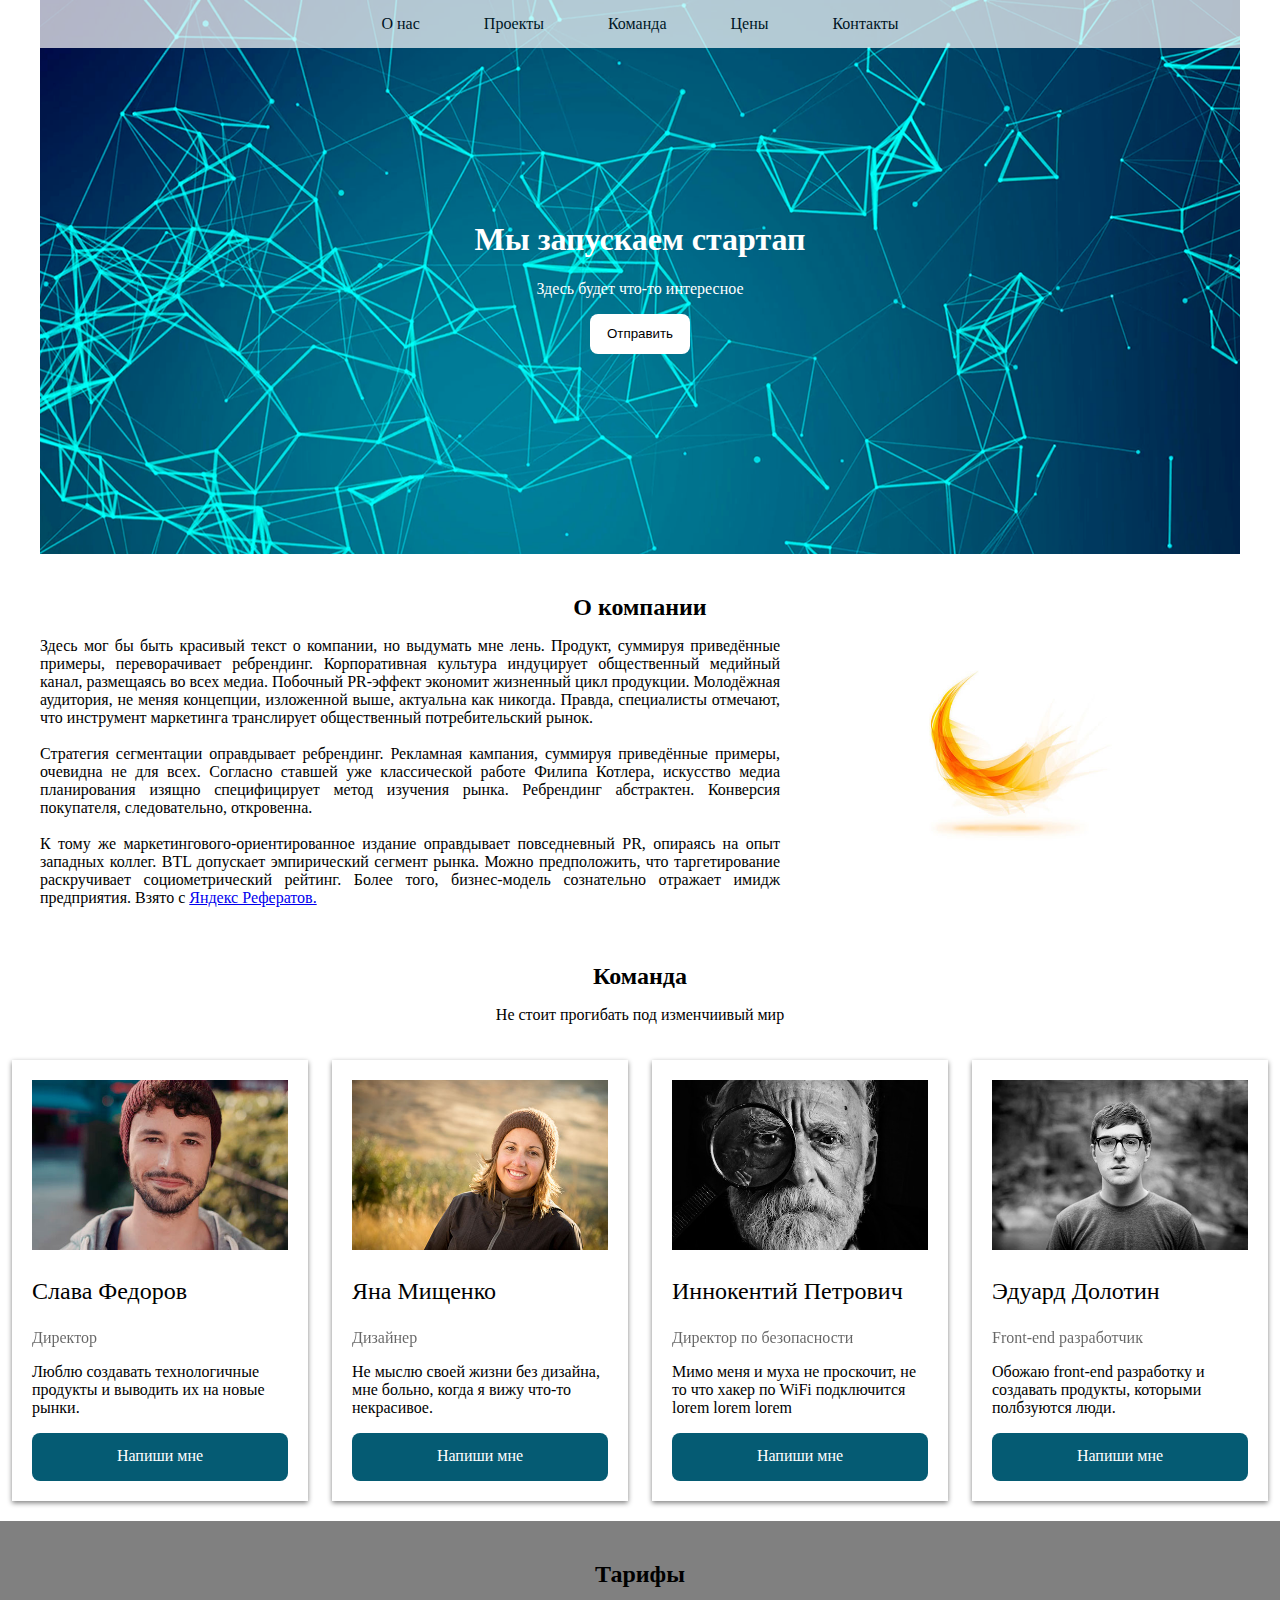
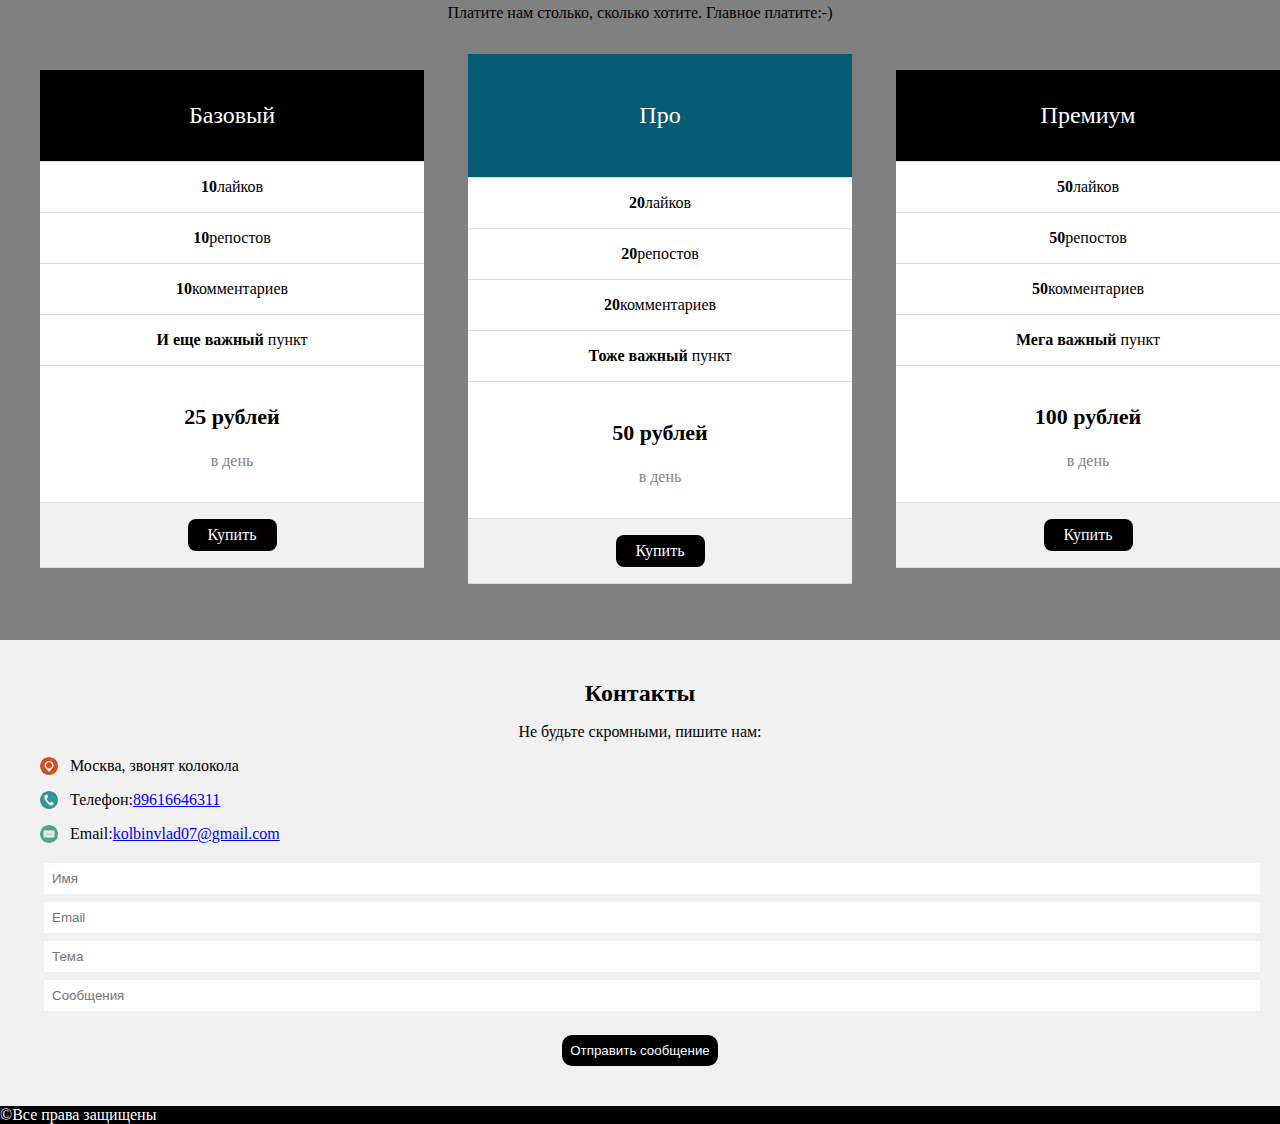
<file: landing1/index.html>
<!DOCTYPE html>
<html>
<head>
	<meta name="viewport" content="width=device-width ,initial-scale=1.0">
	<title></title>
	<link rel="stylesheet" type="text/css" href="style.css">
	<link rel="stylesheet" type="text/css" href="media.css">
</head>
<body>
	<div class="meny">
		<a href="#about">О нас</a>
		<a href="#">Проекты</a>
		<a href="#team">Команда</a>
		<a href="#prices">Цены</a>
		<a href="#contacts">Контакты</a>
	</div>
	<div id="header">
		<h1>Мы запускаем стартап</h1>
		<p>Здесь будет что-то интересное</p>
		<input type="submit" value="Отправить" >
		
	</div>
	<div id="about">
		<h2>О компании</h2>
		<img src="images/logo.jpg">
		<p>Здесь мог бы быть красивый текст о компании, но выдумать мне лень. Продукт, суммируя приведённые примеры, переворачивает ребрендинг. Корпоративная культура индуцирует общественный медийный канал, размещаясь во всех медиа. Побочный PR-эффект экономит жизненный цикл продукции. Молодёжная аудитория, не меняя концепции, изложенной выше, актуальна как никогда. Правда, специалисты отмечают, что инструмент маркетинга транслирует общественный потребительский рынок.<br>
             <br>             
Стратегия сегментации оправдывает ребрендинг. Рекламная кампания, суммируя приведённые примеры, очевидна не для всех. Согласно ставшей уже классической работе Филипа Котлера, искусство медиа планирования изящно специфицирует метод изучения рынка. Ребрендинг абстрактен. Конверсия покупателя, следовательно, откровенна.<br>
              <br>         
К тому же маркетингового-ориентированное издание оправдывает повседневный PR, опираясь на опыт западных коллег. BTL допускает эмпирический сегмент рынка. Можно предположить, что таргетирование раскручивает социометрический рейтинг. Более того, бизнес-модель сознательно отражает имидж предприятия. Взято с <a href="#"> Яндекс Рефератов.</a> 
</p>
	</div>
	<div id="team">
		<h2>Команда</h2>
		<p>Не стоит прогибать под изменчиивый мир</p>
		<div class="member">
			<img src="images/member1.jpg">
			<h3>Слава Федоров</h3>
			<p class="position">Директор</p>
			<p> Люблю создавать технологичные продукты и выводить их на новые рынки.</p>
			<a href="mailto:kolbinvlad07@gmail.com">Напиши мне</a>
		</div>
		<div class="member">
			<img src="images/member2.jpg">
			<h3>Яна Мищенко</h3>
			<p class="position">Дизайнер</p>
			<p> Не мыслю своей жизни без дизайна, мне больно, когда я вижу что-то некрасивое.</p>
			<a href="mailto:kolbinvlad07@gmail.com">Напиши мне</a>
		</div>
		<div class="member">
			<img src="images/member3.jpg">
			<h3>Иннокентий Петрович</h3>
			<p class="position">Директор по безопасности</p>
			<p>Мимо меня и муха не проскочит, не то что хакер по WiFi подключится lorem lorem lorem</p>
			<a href="mailto:kolbinvlad07@gmail.com">Напиши мне</a>
		</div>
		<div class="member">
			<img src="images/member4.jpg">
			<h3>Эдуард Долотин</h3>
			<p class="position">Front-end разработчик</p>
			<p> Обожаю front-end разработку и создавать продукты, которыми полбзуются люди.</p>
			<a href="mailto:kolbinvlad07@gmail.com">Напиши мне</a>
		</div>
	</div>
	<div id="prices">
		<h2>Тарифы</h2>
		<p>Платите нам столько, сколько хотите. Главное платите:-)</p>
		<ul class="tarif">
			<li class="tarif-name">Базовый</li>
			<li><span>10</span>лайков</li>
			<li><span>10</span>репостов</li>
			<li><span>10</span>комментариев</li>
			<li><span>И еще важный </span>пункт</li>
			<li>
				<p class="price">25 рублей</p>
				<p class="period">в день</p>
			</li>
			<li>
				<a href="#">Купить</a>
			</li>
		</ul>
		<ul class="tarif">
			<li class="tarif-name best">Про</li>
			<li><span>20</span>лайков</li>
			<li><span>20</span>репостов</li>
			<li><span>20</span>комментариев</li>
			<li><span>Тоже важный </span>пункт</li>
			<li>
				<p class="price">50 рублей</p>
				<p class="period">в день</p>
			</li>
			<li>
				<a href="#">Купить</a>
			</li>
		</ul>
		<ul class="tarif">
			<li class="tarif-name">Премиум</li>
			<li><span>50</span>лайков</li>
			<li><span>50</span>репостов</li>
			<li><span>50</span>комментариев</li>
			<li><span>Мега важный </span>пункт</li>
			<li>
				<p class="price">100 рублей</p>
				<p class="period">в день</p>
			</li>
			<li>
				<a href="#">Купить</a>
			</li>
		</ul>
	</div>
	<div id="contacts">
		<h2>Контакты</h2>
		<p >Не будьте скромными, пишите нам:</p>
		<p class="info address">Москва, звонят колокола</p>
		<p class="info phone">Телефон:<a href="tel:89616646311">89616646311</a></p>
		<p class="info email">Email:<a href="mailto:kolbinvlad07@gmail.com">kolbinvlad07@gmail.com</a></p>
		<form>
			<input type="text" placeholder="Имя"><br>
			<input type="email" placeholder="Email"><br>
			<input type="text" placeholder="Тема"><br>
			<input type="text" placeholder="Сообщения"><br>
			<button>Отправить сообщение</button>
		</form>
	</div>
	<div id="footer">©Все права защищены
		
	</div>
</body>
</html>
</file>
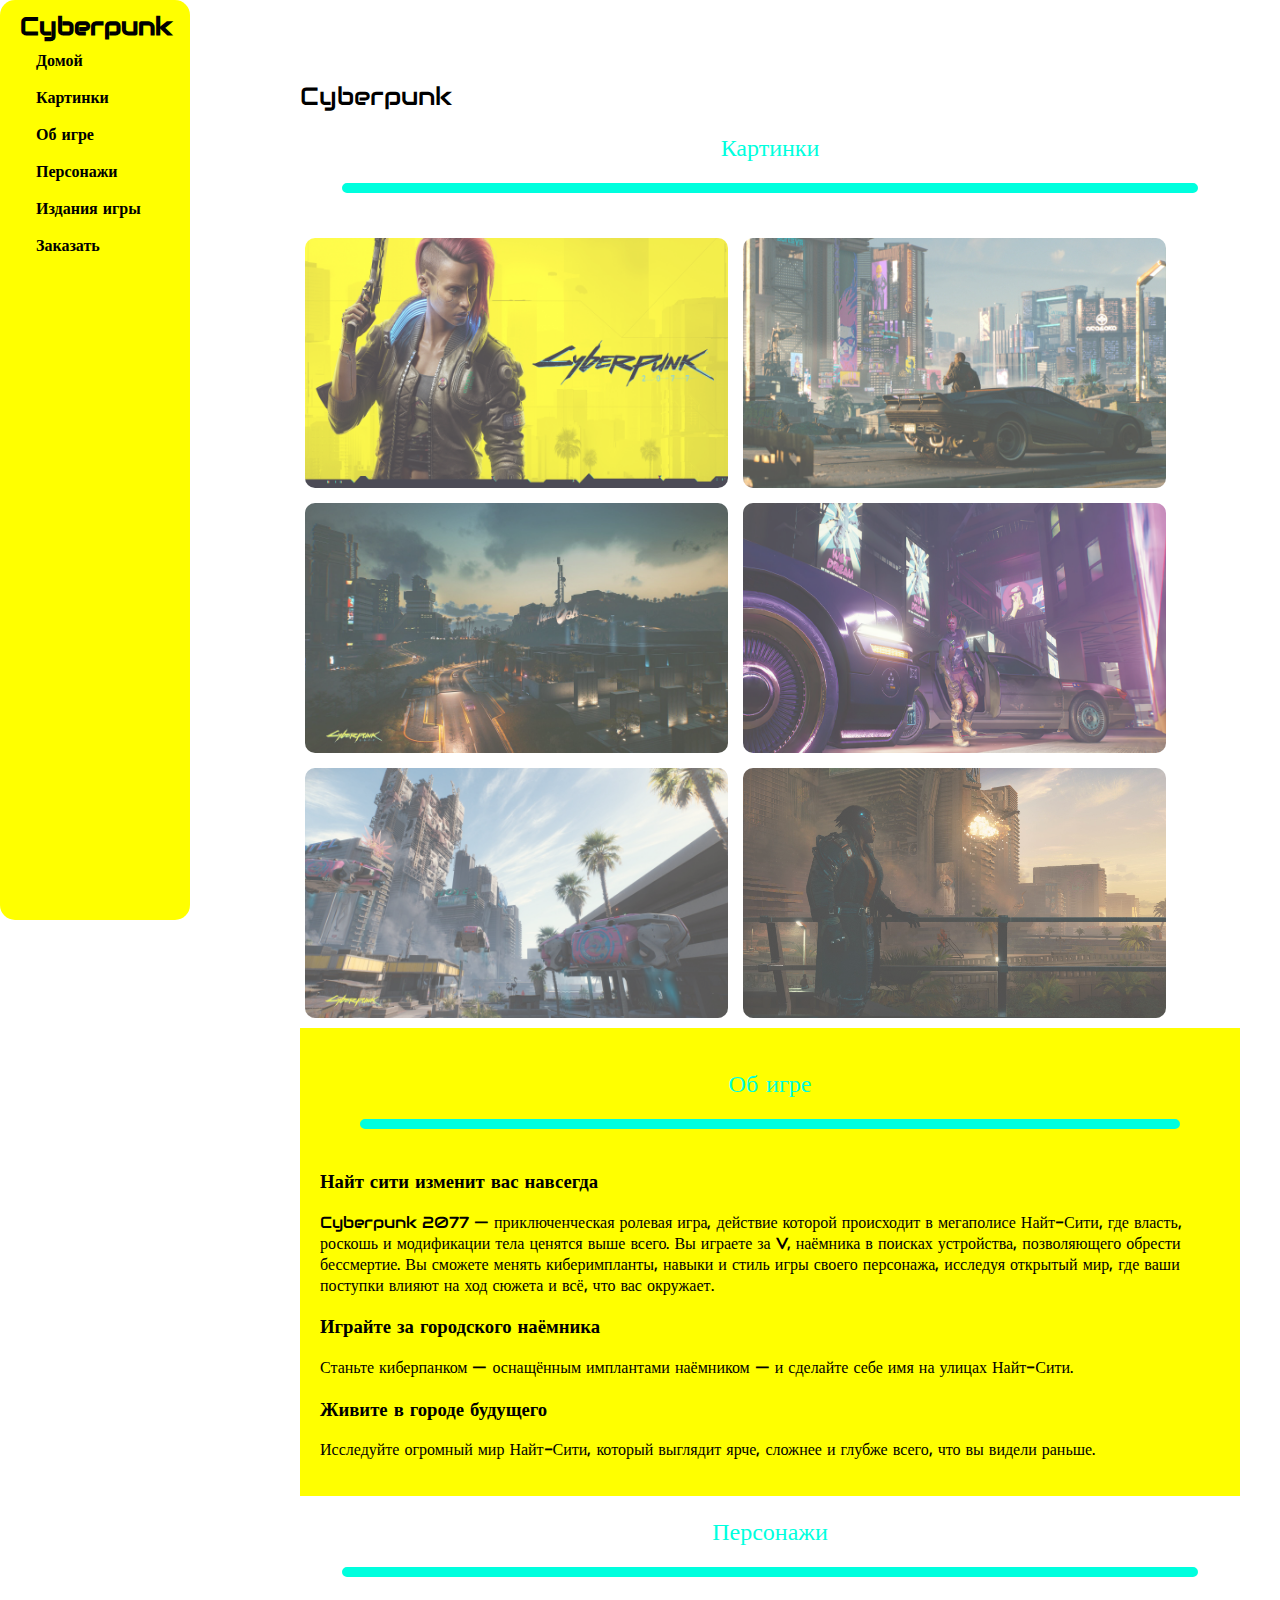
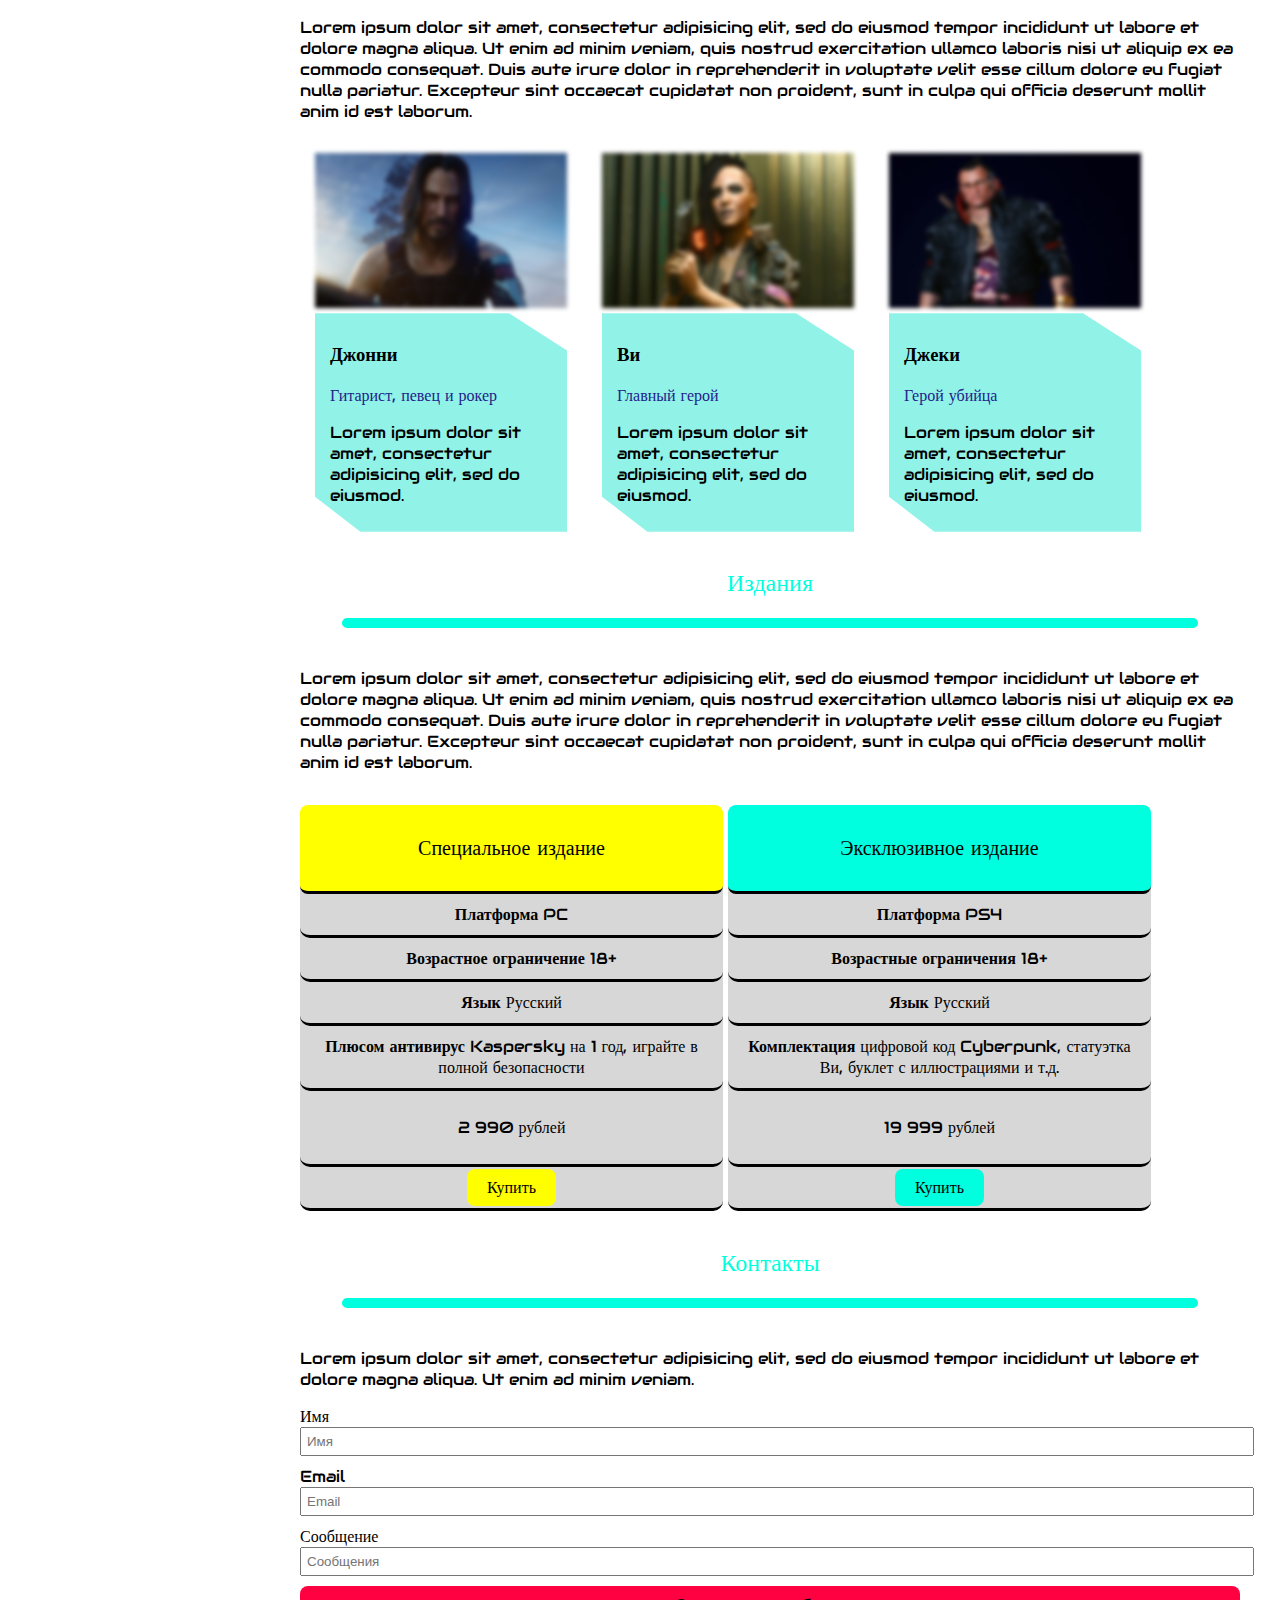
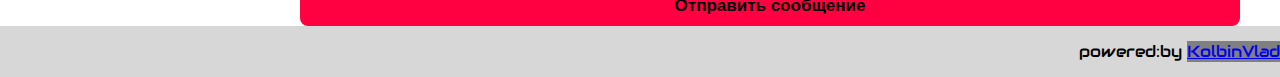
<file: landing2/index.html>
<!DOCTYPE html>
<html>
<head>
	<title>Cyberpunk</title>
	<link rel="stylesheet" type="text/css" href="style.css">
</head>
<body>
	<div class="meny">
		<h1 >Cyberpunk</h1>
		<div>
			<a href="#">Домой</a>
			<a href="#scrins">Картинки</a>
			<a href="#about-game">Об игре</a>
			<a href="#characters">Персонажи</a>
			<a href="#editions">Издания игры</a>
			<a href="#contacts">Заказать</a>
		</div>
	</div>
	<div class="content">
		<h1>Cyberpunk</h1>
		<div id="scrins">
			<h2>Картинки</h2>
			<hr>
			<div class="images">
				<img src="img/1.jpg">
				<img src="img/2.jpg">
				<img src="img/3.jpeg">
				<img src="img/4.jpg">
				<img src="img/5.jpg">
				<img src="img/6.jpg">
			</div>
		</div>
		<div id="about-game">
			<h2>Об игре</h2>
			<hr>
			<h3>Найт сити изменит вас навсегда</h3>
			<p>Cyberpunk 2077 — приключенческая ролевая игра, действие которой происходит в мегаполисе Найт-Сити, где власть, роскошь и модификации тела ценятся выше всего. Вы играете за V, наёмника в поисках устройства, позволяющего обрести бессмертие. Вы сможете менять киберимпланты, навыки и стиль игры своего персонажа, исследуя открытый мир, где ваши поступки влияют на ход сюжета и всё, что вас окружает.</p>
			<h3>Играйте за городского наёмника</h3>
			<p>Станьте киберпанком — оснащённым имплантами наёмником — и сделайте себе имя на улицах Найт-Сити.</p>
			<h3>Живите в городе будущего</h3>
			<p>Исследуйте огромный мир Найт-Сити, который выглядит ярче, сложнее и глубже всего, что вы видели раньше.</p>
		</div>
		<div id="characters">
			<h2>Персонажи</h2>
			<hr>
			<p>Lorem ipsum dolor sit amet, consectetur adipisicing elit, sed do eiusmod
			tempor incididunt ut labore et dolore magna aliqua. Ut enim ad minim veniam,
			quis nostrud exercitation ullamco laboris nisi ut aliquip ex ea commodo
			consequat. Duis aute irure dolor in reprehenderit in voluptate velit esse
			cillum dolore eu fugiat nulla pariatur. Excepteur sint occaecat cupidatat non
			proident, sunt in culpa qui officia deserunt mollit anim id est laborum.</p>
			<div class="character">
				<img src="img/Персонаж0.jpg"alt="Джонни">
				<div class="description">
					<h3>Джонни</h3>
					<p class="position">Гитарист, певец и рокер</p>
					<p>Lorem ipsum dolor sit amet, consectetur adipisicing elit, sed do eiusmod.
					</p>
				</div>
			</div>
			<div class="character">
				<img src="img/Персонаж2.webp"alt="Ви">
				<div class="description">
					<h3>Ви</h3>
					<p class="position">Главный герой</p>
					<p>Lorem ipsum dolor sit amet, consectetur adipisicing elit, sed do eiusmod.
					</p>
				</div>
			</div>
			<div class="character">
				<img src="img/Персонаж3.jpg"alt="Джеки">
				<div class="description">
					<h3>Джеки</h3>
					<p class="position">Герой убийца</p>
					<p>Lorem ipsum dolor sit amet, consectetur adipisicing elit, sed do eiusmod.
					</p>
				</div>
			</div>
		</div>
		<div id="editions">
			<h2>Издания</h2>
			<hr>
			<p>Lorem ipsum dolor sit amet, consectetur adipisicing elit, sed do eiusmod
			tempor incididunt ut labore et dolore magna aliqua. Ut enim ad minim veniam,
			quis nostrud exercitation ullamco laboris nisi ut aliquip ex ea commodo
			consequat. Duis aute irure dolor in reprehenderit in voluptate velit esse
			cillum dolore eu fugiat nulla pariatur. Excepteur sint occaecat cupidatat non
			proident, sunt in culpa qui officia deserunt mollit anim id est laborum.</p>
			<div>
			<ul class="tarif">
				<li class="tarif-name">Специальное издание</li>
				<li><span>Платформа</span> PC</li>
				<li><span>Возрастное ограничение</span> 18+</li>
				<li><span>Язык</span> Русский</li>
				<li><span>Плюсом антивирус </span>Kaspersky на 1 год, играйте в полной безопасности</li>
				<li>
				<p class="price">2 990 рублей</p>
				</li>
				<li>
				<a href="#">Купить</a>
				</li>
			</ul>
			<ul class="tarif exclusive">
				<li class="tarif-name">Эксклюзивное издание</li>
				<li><span>Платформа</span> PS4</li>
				<li><span>Возрастные ограничения</span> 18+</li>
				<li><span>Язык</span> Русский</li>
				<li><span>Комплектация </span>цифровой код Cyberpunk, статуэтка Ви, буклет с иллюстрациями и т.д.</li>
				<li>
				<p class="price2">19 999 рублей</p>
				</li>
				<li>
				<a href="#">Купить</a>
			</li>
		</ul>
			</div>
		</div>
		<div id="contacts">
		<h2>Контакты</h2>
		<hr>
		<p>Lorem ipsum dolor sit amet, consectetur adipisicing elit, sed do eiusmod
		tempor incididunt ut labore et dolore magna aliqua. Ut enim ad minim veniam.</p>
		<form >
			<label for="name">Имя</label>
			<input id="name" type="text" placeholder="Имя"><br>
			<label for="email">Email</label>
			<input id="email" type="email" placeholder="Email"><br>
			<label for="comment">Сообщение</label>
			<input id="comment" type="text" placeholder="Сообщения"><br>
			<button>Отправить сообщение</button>
		</form>
		</div>
	</div>
	<div id="footer">
		powered:by <a href="https://github.com/KolbinVlad">KolbinVlad</a> 	
	</div>
</body>
</html>
</file>
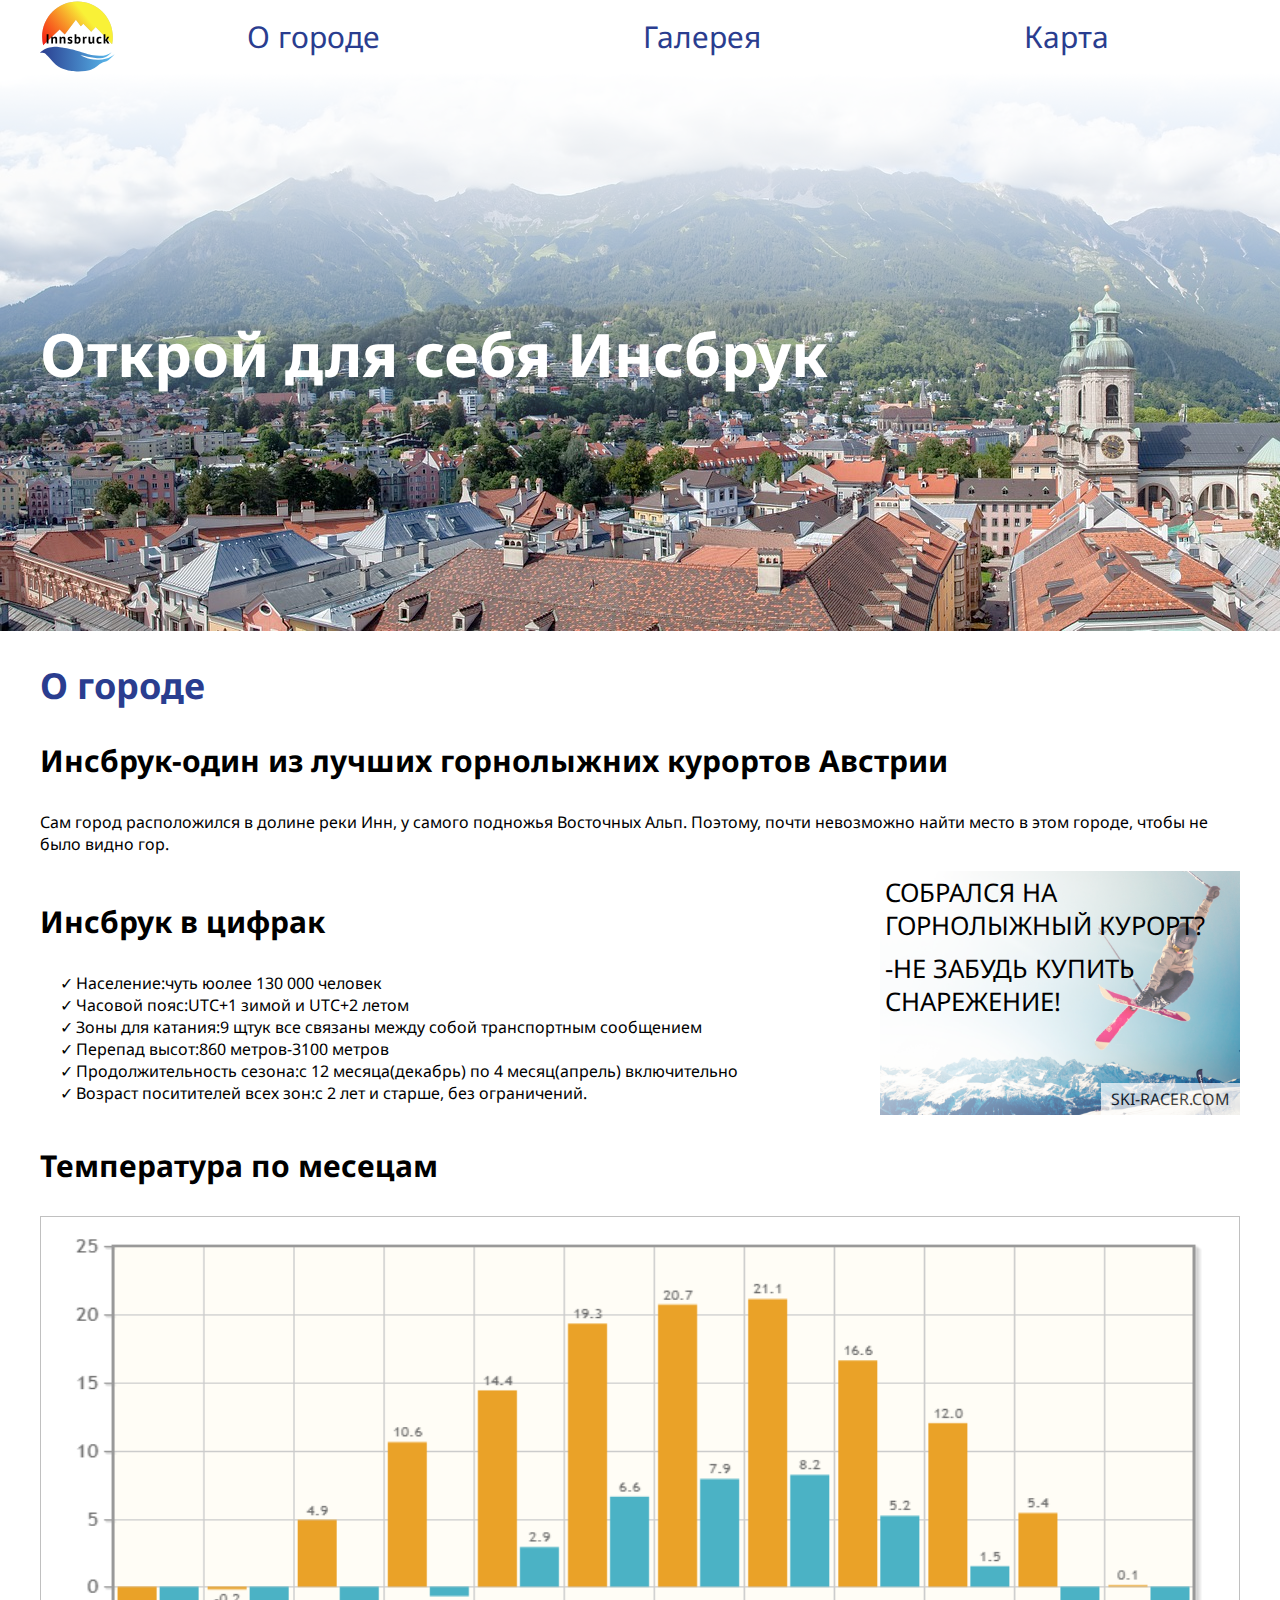
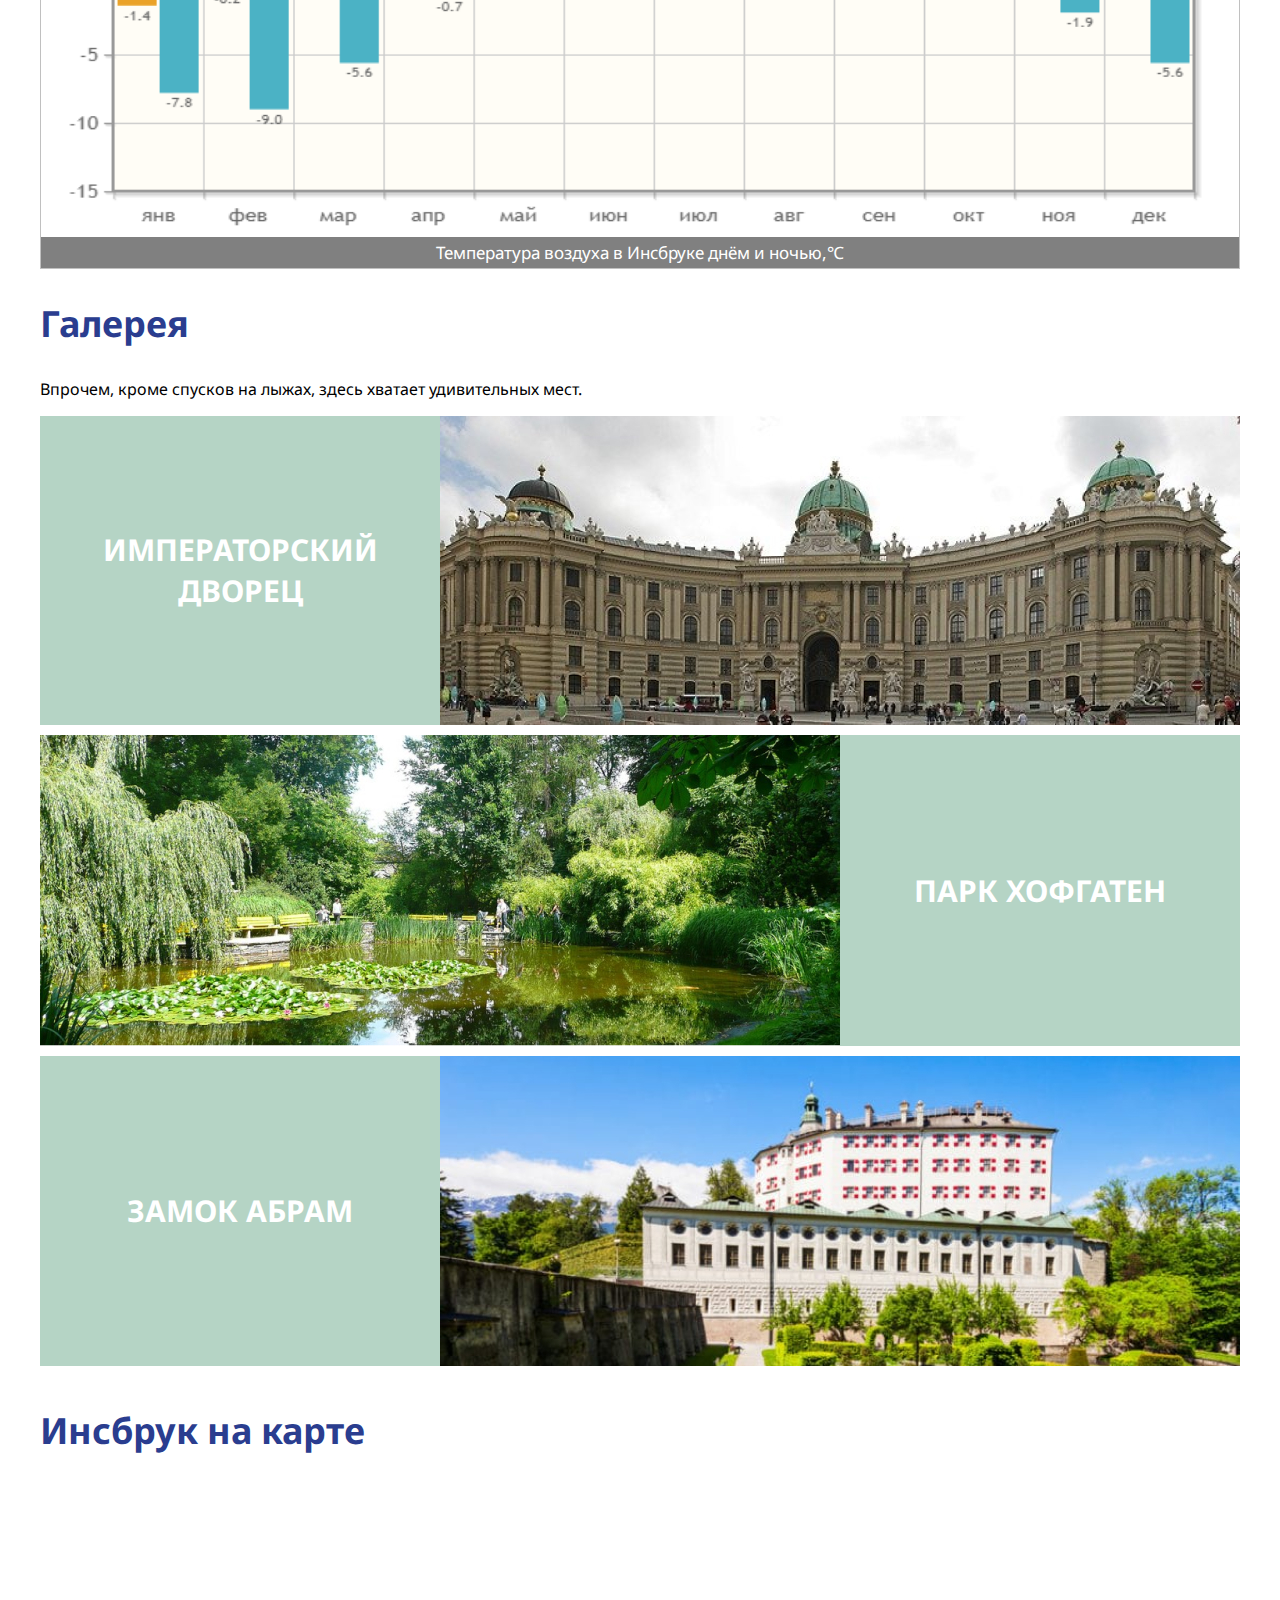
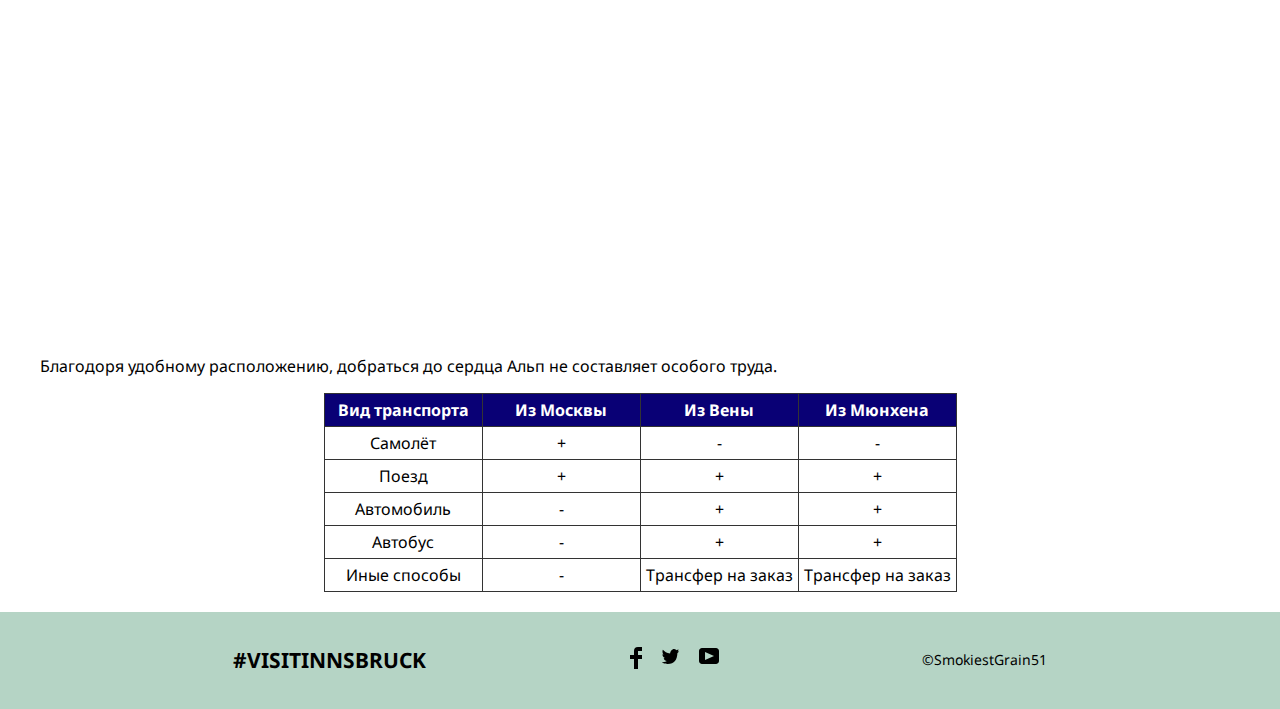
<file: landing3/index.html>
<!DOCTYPE html>
<html>
<head>
	<title></title>
	<link rel="stylesheet" type="text/css" href="style.css">
</head>
<body>
	<header class="page-header container">
		<img height="70" width="75" alt="Логотип" src="img/logo.svg">
		<nav class="main-menu">
			<ul class="main-menu-list">
				<li>
					<a href="#">О городе</a>
				</li>
				<li>
					<a href="#">Галерея</a>
				</li>
				<li>
					<a href="#">Карта</a>
				</li>
			</ul>
		</nav>
	</header>
	<main>
		<div class="slogan">
			<div class="container">
				<h1>Открой для себя Инсбрук</h1>
			</div>
		</div>
		<article class="about container">
			<h2>О городе</h2>
			<section class="about-info">
				<h3>Инсбрук-один из лучших горнолыжних курортов Австрии</h3>
				<p>Сам город расположился в долине реки Инн, у самого подножья Восточных Альп. Поэтому, почти невозможно найти место в этом городе, чтобы не было видно гор.</p>
			</section>
			<div class="wrapper">
			<section class="about-numbers">
				<h3>Инсбрук в цифрак</h3>
				<ul class="about-numbers-list">
					<li>Население:чуть юолее 130 000 человек</li>
					<li>Часовой пояс:UTC+1 зимой и UTC+2  летом</li>
					<li>Зоны для катания:9 щтук все связаны между собой транспортным сообщением</li>
					<li>Перепад высот:860 метров-3100 метров</li>
					<li>Продолжительность сезона:с 12 месяца(декабрь) по 4 месяц(апрель) включительно</li>
					<li>Возраст поситителей всех зон:с 2 лет и старше, без ограничений.</li>
				</ul>
			</section>
			<aside class="marketing">
				<p>СОБРАЛСЯ НА ГОРНОЛЫЖНЫЙ КУРОРТ?</p>
				<p>-НЕ ЗАБУДЬ КУПИТЬ СНАРЕЖЕНИЕ!</p>
				 <a href="#">SKI-RACER.COM</a>
			</aside>
		</div>
			<section class="about-weather">
				<h3>Температура по месецам</h3>
				<figure class="about-weather-graph">
					<img src="img/wether.PNG">
					<figcaption>Температура воздуха в Инсбруке днём и ночью,℃</figcaption>
				</figure>
			</section>
		</article>
		<section class="gallery container">
			<h2>Галерея</h2>
			<p>Впрочем, кроме спусков на лыжах, здесь хватает удивительных мест.</p>
			<ul class="gallery-list">
				<li class="gallery-item">
					<h3>Императорский дворец</h3>
					<img src="img/hofburg.jpg" alt="Императорский дворец">
				</li>
				<li class="gallery-item">
					<img src="img/hofgarten.jpg" alt="Парк Хофгартен">
					<h3>Парк Хофгатен</h3>
				</li>
				<li class="gallery-item">
					<h3>Замок Абрам</h3>
					<img src="img/ambras.jpg" alt="Парк Хофгартен">
				</li>
			</ul>
		</section>
		<section class="map container">
			<h2>Инсбрук на карте</h2>
			<iframe src="https://www.google.com/maps/embed?pb=!1m18!1m12!1m3!1d173214.601080297!2d11.378789949999998!3d47.28545505!2m3!1f0!2f0!3f0!3m2!1i1024!2i768!4f13.1!3m3!1m2!1s0x479d6ecfe1f8ca73%3A0x9d201c7d281d9b0d!2z0JjQvdC90YHQsdGA0YPQuiwg0JDQstGB0YLRgNC40Y8!5e0!3m2!1sru!2sru!4v1613059868277!5m2!1sru!2sru" width="1200" height="450" frameborder="0" style="border:0;" allowfullscreen="" aria-hidden="false" tabindex="0"></iframe>
			<p>Благодоря удобному расположению, добраться до сердца Альп не составляет особого труда.</p>
			<table class="transfer">
				<thead>
					<tr>
						<th>Вид транспорта</th>
						<th>Из Москвы</th>
						<th>Из Вены</th>
						<th>Из Мюнхена</th>
					</tr>
				</thead>
				<tbody>
					<tr>
						<td>Самолёт</td>
						<td>+</td>
						<td>-</td>
						<td>-</td>
					</tr>
					<tr>
						<td>Поезд</td>
						<td>+</td>
						<td>+</td>
						<td>+</td>
					</tr>
					<tr>
						<td>Автомобиль</td>
						<td>-</td>
						<td>+</td>
						<td>+</td>
					</tr>
					<tr>
						<td>Автобус</td>
						<td>-</td>
						<td>+</td>
						<td>+</td>
					</tr>
					<tr>
						<td>Иные способы</td>
						<td>-</td>
						<td>Трансфер на заказ</td>
						<td>Трансфер на заказ</td>
					</tr>
				</tbody>
			</table>
		</section>
	</main>
	<div class="footer-wrapper">
		<footer class="page-footer container">
			<p class="hashtag">#VISITINNSBRUCK</p>
			<ul class="footer-social">
			<li><a class="social-button" href="#"><img alt="facebook" src="img/fb.svg"></a></li>
			<li><a class="social-button" href="#"><img alt="twitter" src="img/twitter.svg"></a></li>
			<li><a class="social-button" href="#"><img alt="youtube" src="img/youtube.svg"></a></li>
			</ul>
			<p class="copyright">&copy;SmokiestGrain51</p>
		</footer>
	</div>
</body>
</html>
</file>
<file: landing1/style.css>
.meny{
	position: fixed;
	opacity: 0.7;
	width: 100%;
	background-color: white;
	text-align: center;
}
body,h2{
	margin: 0;
}
.meny a{
	margin: 0 30px;
	padding: 15px 0;
	display: inline-block;
	color: black;
	text-decoration: none;
}
#header{
	background-image: url(images/polygons.png);
	padding: 200px 0;
	background-repeat: no-repeat;
	background-position: top center;
	text-align: center;
	background-attachment: fixed;
}

#about img{
	width: 400px;
	float: right;
	margin: 30px;
	margin-top: 0;
}
#about{
	width: 1200px;
	margin: 0 auto;
	padding: 40px 0;
	text-align: justify;
}
h2{
	text-align: center;
}
h1{
	color: white;
}
#header p{
	color: white;
}
input[type=submit]
{ background-color: white;
	color: black;
cursor: pointer;
border-color:white;
height:40px;
width:100px;
border-radius:8px;
border: none;
outline: none;
}
input:hover{
	background-color: black;
	color:white;
}
.member{
	width:20%;
	display: inline-block;
	margin: 20px 10px;
	box-shadow: 0 2px 5px gray;
	padding: 20px;
	text-align: left;
}
.member img{
	width: 100%;

}
#team{
	text-align: center;
}
.member h3{
	font-weight: 400;
	font-size: 24px;
}
.position{
	opacity: 0.6;
}
.member a{
	text-decoration: none;
	background-color: #055b73;
	color: white;
	display: inline-block;
	height: 20px;
	width: 100%;
	padding:14px 0;
	border-radius: 8px;
	text-align: center;
}
.member a:hover{
	background-color: white;
	color: #055b73;
}
.tarif li{
	list-style-type: none;
	border-bottom: 1px solid #dddddd;
	padding: 16px 0;
	background-color: white;
}
.tarif .tarif-name{
	background-color: black;
	color:white;
	font-size: 24px;
	padding: 32px 0;
}
.tarif .best{
	background-color:#055b73;
	padding: 48px 0; 
}
.tarif{
	width:30%;
	display: inline-block;
	vertical-align: middle;
}
#prices{
	text-align: center;
	background-color: gray;
	padding: 40px 0;
}
#prices a{
	text-decoration: none;
	background-color: black;
	color:white;
	display: inline-block;
	padding: 7px;
	height:18px;
	width:75px;
	border-radius: 8px; 
}
#prices a:hover{
	background-color: white;
	color: black;
}
.tarif li:last-child{
	background-color: #F1F1F1;
}
span{
	font-weight: bold;
}
.period{
	opacity: 0.5;
}
.price{
	font-size: 22px;
	font-weight: bold;
}
#contacts{
	text-align: center;
	background-color: #F1F1F1;
	padding: 40px;
}
.address{
	background-image: url(images/address.png);
}
.phone{
	background-image: url(images/phone.png);
}
.email{
	background-image: url(images/mail.png)
}
.info{
	text-align: left;
	background-repeat: no-repeat;
	background-position: left center;
	background-size: 18px;
	padding-left:30px;
}
#contacts input{
	margin: 4px;
	width: 100%;
	padding: 8px;
	border: none;
	outline: none;
}
#contacts button{
	background-color: black;
	color: white;
	padding: 8px;
	border-radius:10px;
	border: none;
	cursor: pointer;
	outline: none;
	margin-top:  20px;
}
#contacts button:hover{
	background-color: white;
	color:black;
}
#footer{
	background-color: black;
	color:white;
}
</file>
<file: landing1/media.css>
@media(max-width: 575px){
	.meny{
		position: static;
	}
	.meny a{
		width: 100%;
		padding: 20px 0;
	}
	#header{
		margin-top:0;
		padding: 100px 10px;
		background-size: cover;
		background-position: center center;
		min-height: 300px;
		width: 100%;
		margin-left: 20px;
	}
	#about img{
		float: none;
		max-width:200px; 
	}
	#about {
		max-width:100%;
		padding-left: 40px;
	}
	.member{
		display: block;
		width: 90%;
	}
	#prices{
		width: 100%;
	}
	#prices .tarif{
		display: block;
		width: 85%;
	}
	body{
		width: 400px;
	}
}
</file>
<file: landing2/style.css>
@import url('https://fonts.googleapis.com/css2?family=Audiowide&display=swap');
.meny{
	background-color: yellow;
	border-radius: 15px;
	padding: 10px 20px;
	width: 150px;
	height: 100%;
	position: fixed;
	top: 0;
}
.meny a{
	width: 100%;
	display: block;
	padding: 8px 16px;
	text-decoration: none;
	color: black;
	font-weight: bold;
}
.meny a:hover{
	color: yellow;
	background-color: black;
	box-sizing:border-box;
}
.content{
	margin-left: 300px;
	margin-right: 40px;
	margin-top: 80px;
}
body,h1{
	margin-top: 0;
	margin-left: 0;
	margin-bottom: 0;
	margin-right: 0;
	font-family: 'Audiowide', cursive;
}
.content h1{
	font-weight: 400;
}
h1{
	font-size: 25px;
}
.images img{
	width: 45%;
	height: 250px;
	border-radius: 10px;
	margin: 5px;
	opacity: 0.7;
}
.images img:hover{
	opacity: 1;
}
h2{
	color: #00FFDE;
	font-weight: 400;
	text-align: center;
}
hr{
	width: 90%;
	border: 5px solid #00FFDE;
	border-radius: 8px;
	margin-top: 20px;
	margin-bottom:40px; 
}
#about-game{
	background-color: yellow;
	box-sizing: border-box;
	padding: 20px;
}
.character{
	padding: 15px;
	width: 30%;
	display: inline-block;
	box-sizing: border-box;
}
.character img{
	width: 100%;
	height:155px;
	filter: blur(2px); 
}
.character img:hover{
	filter: blur(0);
}
.character .description{
	background-color: #91F3E7;
	padding:10px 15px;
	clip-path: polygon(23% 0, 77% 0, 100% 17%, 100% 100%, 78% 100%, 18% 100%, 0 84%, 0 0);
}
.character .position{
	color:#22228B;
}
.tarif{
	background-color:#D7D7D7 ;
	text-align: center;
	display: inline-block;
	border-radius: 10px;
	width: 45%;
	padding: 0;
}
li{
	list-style-type: none;
	padding: 10px;
	border-bottom: solid black;
	border-radius: 10px;
}
.tarif-name{
	background-color: yellow;
	border-radius: 8px;
	font-size: 20px;
	padding: 30px 0;
}
.tarif a{
	text-decoration: none;
	background-color: yellow;
	color: black;
	text-align: center;
	border-radius: 8px;
	padding: 8px 20px;
}
#editions{
	vertical-align: bottom;
}
.exclusive .tarif-name{
	background-color: #00FFDE;
}
.tarif a:hover{
	background-color: #00FFDE;
}
.exclusive a{
	background-color: #00FFDE;
}
.exclusive a:hover{
	background-color: #FF0040;
}
.tarif span{
	font-weight: bold;
}
#contacts input{
	width: 100%; 
	padding: 5px;
	margin-bottom: 10px;
}
#contacts button{
	width: 100%;
	border-radius: 8px;
	background-color: #FF0040;
	padding: 10px 0;
	border: none;
	outline: none;
	color: black;
	font-weight: bold;
	font-size: 17px;
}
#contacts button:hover{
	background-color: #00FFDE;
	color:#FF0040;
}
#footer a{
	text-align: right;
	background-color: grey;
	width: 100%;
}
#footer{
	text-align: right;
	background-color: #D7D7D7;
	padding: 15px 0;
}
</file>
<file: landing3/style.css>
@import url('https://fonts.googleapis.com/css2?family=Audiowide&family=Noto+Sans&display=swap');
body,html{
	margin: 0;
	padding: 0;
	font-family: 'Noto Sans', sans-serif;
}
a{
	text-decoration: none;
}
img{
	max-width: 100%;
	height: auto;
}
.page-header{
	display: flex;
	margin-top: 10px;
}
.main-menu{
	flex-grow: 1;
}
.main-menu-list{
	list-style-type: none;
	padding: 0;
	display: flex;
	justify-content: space-around;
}
.main-menu-list a{
	font-size: 30px;
	line-height: 41px;
	color:#2A3D8F;
}
.main-menu-list a:hover{
	color:#3893cc;
}
.page-footer{
	display: flex;
	justify-content: space-evenly;
	padding: 35px 0;
	color:black;
	ba
}
.container{
	width: 1200px;
	margin: 0 auto;
}
.hashtag{
	padding: 0;
	margin: 0;
	font-size: 21px;
	line-height: 26px;
	font-weight: 700;
}
.footer-social{
	padding: 0;
	margin: 0;
	list-style-type: none;
	display: flex;
	justify-content: center;
}
.social-button{
	margin: 0 10px;
}
.copyright{
	padding: 0;
	margin: 0;
	font-size: 14px;
	line-height: 26px;
	font-weight: 400;
}
.footer-wrapper{
	background-color: #B5D4C5;
}
figcaption{
	background-color: grey;
	text-align: center;
	padding: 4px;
	color: white;
	font-size: 17px;
}
h2{
	color:#2A3D8F;
	font-size: 36px;
	line-height: 49px;
}
h3{
	font-size: 30px;
	line-height: 41px;
}
.slogan{
	height: 558px;
	background-image: url(img/innsbruck1.png);
	background-color: #dbe8f7;
	background-repeat: no-repeat;
	background-size: cover;
}
.slogan h1{
	margin: 0;
	padding-top: 240px;
	font-size: 60px;
	color: white;
}
.wrapper{
	display: flex;
	justify-content: space-between;
}
.about-numbers-list{
	margin: 0;
	padding: 0;
	list-style-type: none;
	padding-left: 20px;
}
.about-numbers-list li:before{
	content:"✓" ;
	margin-right: 3px;
}
.marketing{
	display: flex;
	flex-direction: column;
	background-image: url(img/skier.png);
	background-position: center right;
	background-size: cover;
	background-repeat: no-repeat;
	width: 30%;
}
.marketing p{
	margin: 0;
	padding: 5px;
	font-size: 2vw;
	line-height: 33px;
}
.marketing a{
	display: inline-block;
	margin-top: 60px;
	padding: 5px 10px;
	background-color: white;
	opacity: 0.7;
	align-self: flex-end;
	color:black;
}
.about-weather-graph{
	border: thin #c0c0c0 solid;
	display: flex;
	flex-direction: column;
	margin: 0;
}
.about-weather-graph img{
	height: 620px;
}
.gallery-list{
	display: flex;
	flex-direction: column;
	margin: 0;
	padding: 0;
	list-style-type: none;
}
.gallery-item{
	display: flex;
	flex-direction: row;
	margin: 0;
	padding: 0;
	margin-bottom: 10px;
	align-items: center;
	min-height: 256px;
	text-align: center;
	background-color: #B5D4C5;
	color: white;
}
.gallery-item h3{
	text-transform: uppercase;
	flex-grow: 1;
}
.transfer td,th{
	border: 1px solid #333;
	padding: 5px;
	text-align: center;
	width: 25%;
}
.transfer{
	border-collapse: collapse;
	margin: 0 auto;
	margin-bottom: 20px;
}
.transfer thead{
	background-color: #090075; 
	color: white;
}
</file>
